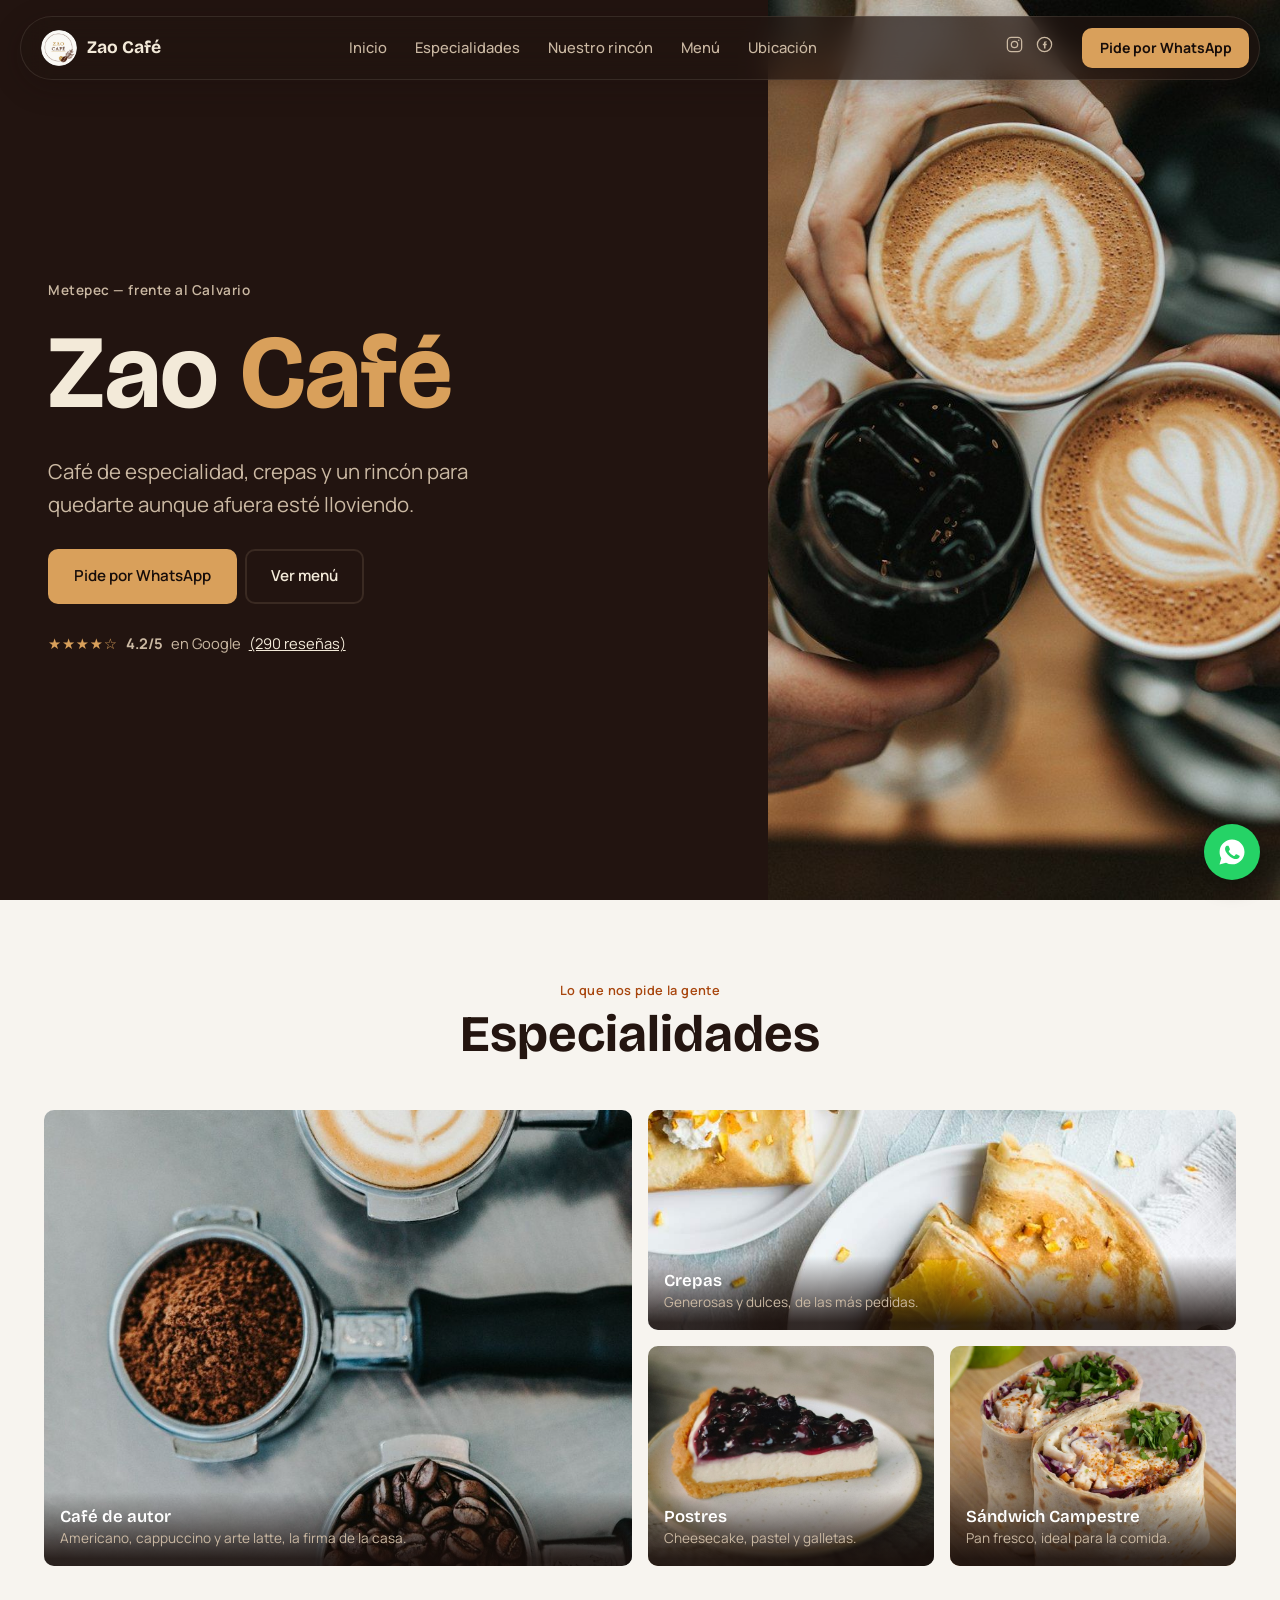
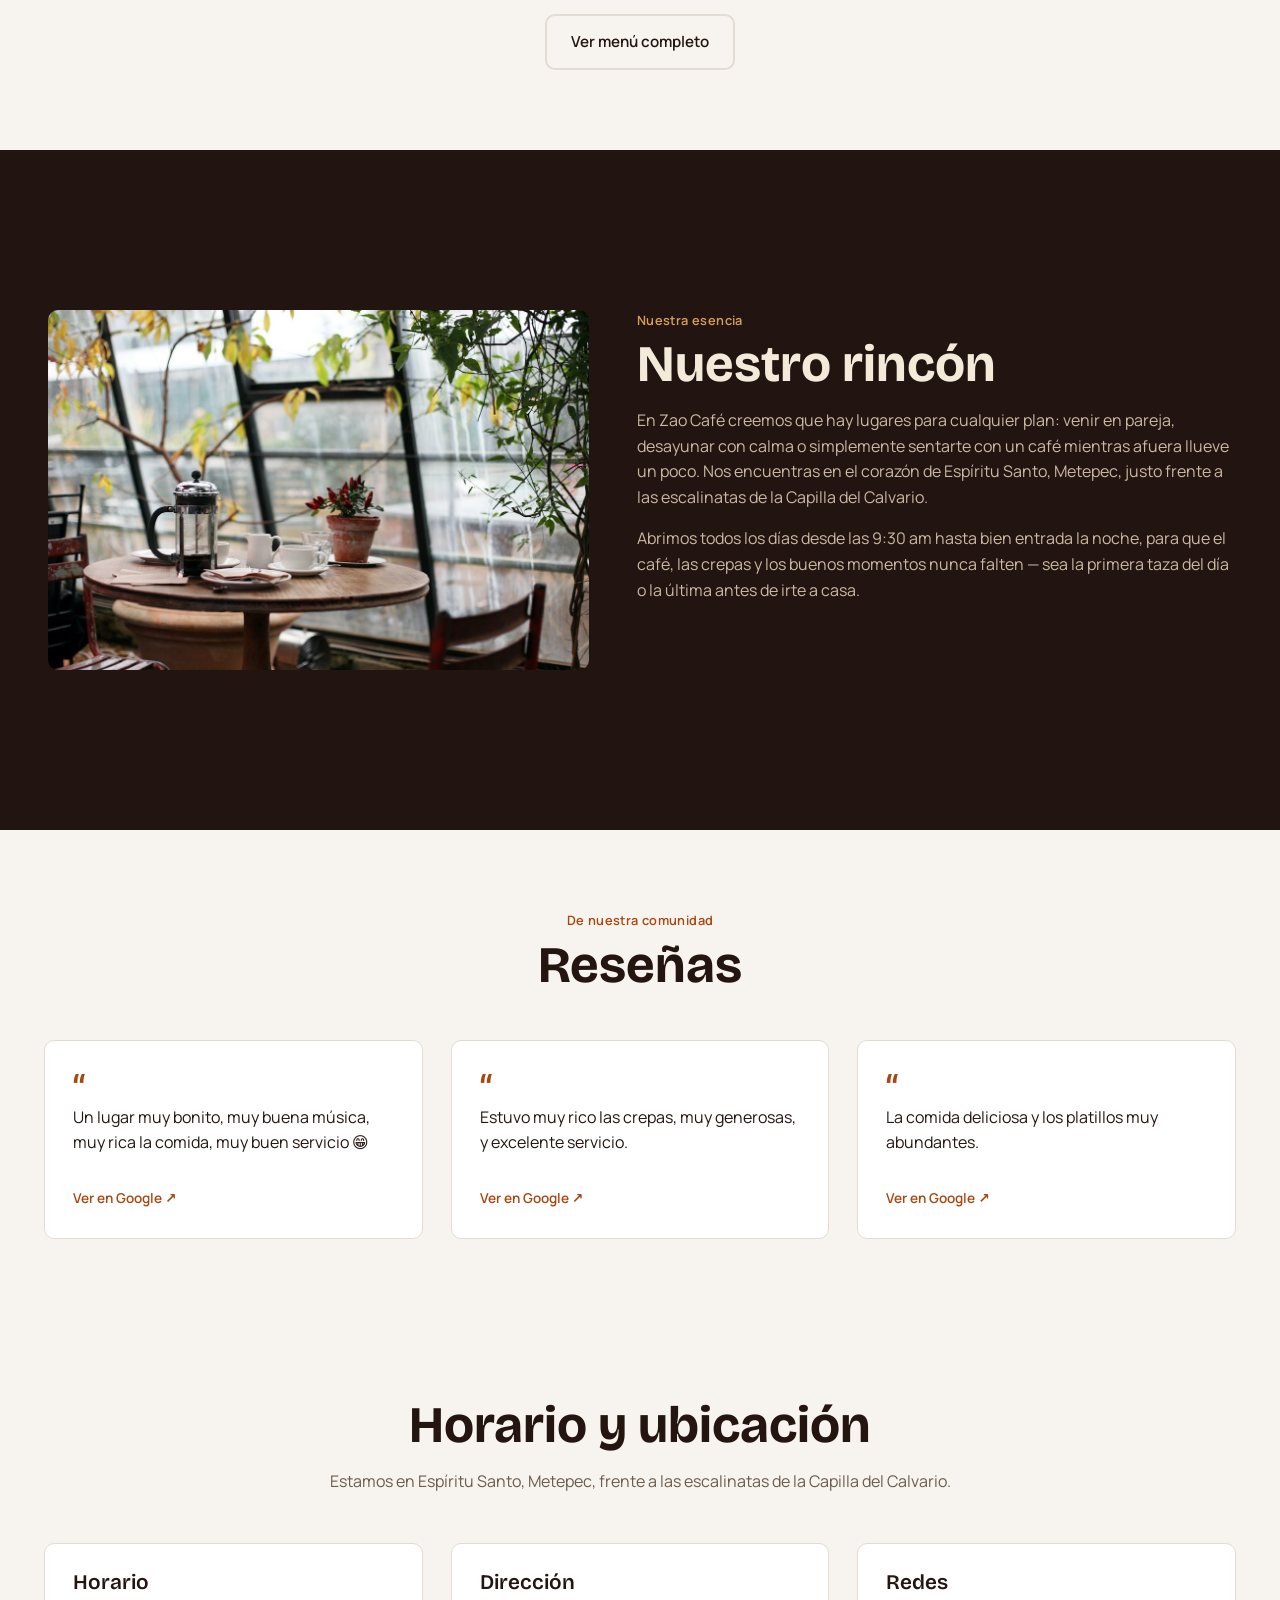
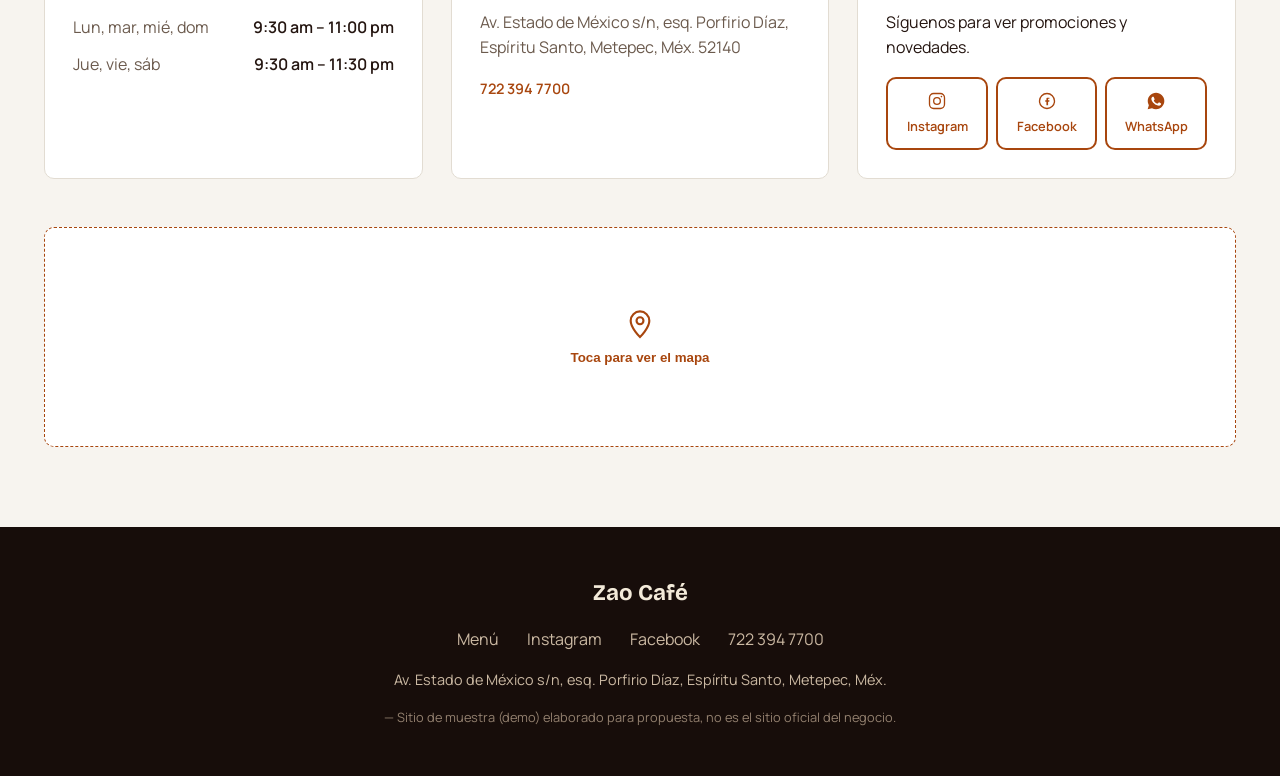
<file: index.html>
<!DOCTYPE html>
<html lang="es-MX">
<head>
  <meta charset="UTF-8">
  <meta name="viewport" content="width=device-width, initial-scale=1.0">
  <title>Zao Café — Cafetería en Metepec</title>
  <meta name="description" content="Zao Café: café de especialidad, crepas y postres frente a las escalinatas del Calvario, en Metepec. Abrimos todos los días desde las 9:30 am. Pide por WhatsApp.">

  <link rel="canonical" href="https://zao-cafe.pages.dev/">

  <meta property="og:type" content="website">
  <meta property="og:site_name" content="Zao Café">
  <meta property="og:title" content="Zao Café — Cafetería en Metepec">
  <meta property="og:description" content="Café de especialidad, crepas y postres frente a las escalinatas del Calvario, en Metepec. Abrimos todos los días desde las 9:30 am.">
  <meta property="og:url" content="https://zao-cafe.pages.dev/">
  <meta property="og:image" content="https://zao-cafe.pages.dev/images/og-image.jpg">
  <meta property="og:image:secure_url" content="https://zao-cafe.pages.dev/images/og-image.jpg">
  <meta property="og:image:type" content="image/jpeg">
  <meta property="og:image:width" content="1200">
  <meta property="og:image:height" content="630">
  <meta property="og:locale" content="es_MX">

  <meta name="twitter:card" content="summary_large_image">
  <meta name="twitter:title" content="Zao Café — Cafetería en Metepec">
  <meta name="twitter:description" content="Café de especialidad, crepas y postres frente a las escalinatas del Calvario, en Metepec.">
  <meta name="twitter:image" content="https://zao-cafe.pages.dev/images/og-image.jpg">

  <link rel="icon" type="image/png" href="images/logo.png">
  <link rel="preconnect" href="https://fonts.googleapis.com">
  <link rel="preconnect" href="https://fonts.gstatic.com" crossorigin>
  <link href="https://fonts.googleapis.com/css2?family=Bricolage+Grotesque:opsz,wght@12..96,400..800&family=Manrope:wght@400;500;600;700;800&display=swap" rel="stylesheet">
  <link rel="stylesheet" href="style.css">

  <script type="application/ld+json">
  {
    "@context": "https://schema.org",
    "@type": "CafeOrCoffeeShop",
    "name": "Zao Café",
    "image": "https://zao-cafe.pages.dev/images/og-image.jpg",
    "url": "https://zao-cafe.pages.dev/",
    "menu": "https://zao-cafe.pages.dev/menu.html",
    "address": {
      "@type": "PostalAddress",
      "streetAddress": "Av. Estado de México s/n, esq. Porfirio Díaz, Espíritu Santo",
      "addressLocality": "Metepec",
      "addressRegion": "Estado de México",
      "postalCode": "52140",
      "addressCountry": "MX"
    },
    "telephone": "+52 722 394 7700",
    "servesCuisine": ["Café de especialidad", "Crepas", "Desayunos", "Postres"],
    "openingHoursSpecification": [
      {
        "@type": "OpeningHoursSpecification",
        "dayOfWeek": ["Monday", "Tuesday", "Wednesday", "Sunday"],
        "opens": "09:30",
        "closes": "23:00"
      },
      {
        "@type": "OpeningHoursSpecification",
        "dayOfWeek": ["Thursday", "Friday", "Saturday"],
        "opens": "09:30",
        "closes": "23:30"
      }
    ],
    "sameAs": [
      "https://www.instagram.com/zaocafe/",
      "https://www.facebook.com/zaocafeteria/"
    ],
    "geo": {
      "@type": "GeoCoordinates",
      "latitude": 19.2511988,
      "longitude": -99.6049999
    },
    "aggregateRating": {
      "@type": "AggregateRating",
      "ratingValue": "4.2",
      "reviewCount": "290"
    }
  }
  </script>
</head>
<body>

  <a class="skip-link" href="#top">Saltar al contenido principal</a>

  <!-- ============ HEADER (barra fija de ancho completo, sin cápsula) ============ -->
  <header class="site-header" id="site-header">
    <div class="header-inner">
      <a href="#top" class="logo">
        <img src="images/logo.png" alt="Zao Café" width="36" height="36" class="logo-mark">
        Zao Café
      </a>

      <nav class="main-nav" id="main-nav" aria-label="Navegación principal">
        <ul>
          <li><a href="#top">Inicio</a></li>
          <li><a href="#especialidades">Especialidades</a></li>
          <li><a href="#rincon">Nuestro rincón</a></li>
          <li><a href="menu.html">Menú</a></li>
          <li><a href="#ubicacion">Ubicación</a></li>
        </ul>
      </nav>

      <nav class="header-social" aria-label="Redes sociales">
        <a href="https://www.instagram.com/zaocafe/" target="_blank" rel="noopener" aria-label="Instagram">
          <svg viewBox="0 0 24 24" fill="none" stroke="currentColor" stroke-width="1.6" aria-hidden="true"><rect x="3" y="3" width="18" height="18" rx="5"/><circle cx="12" cy="12" r="4"/><circle cx="17.3" cy="6.7" r="1" fill="currentColor" stroke="none"/></svg>
        </a>
        <a href="https://www.facebook.com/zaocafeteria/" target="_blank" rel="noopener" aria-label="Facebook">
          <svg viewBox="0 0 24 24" fill="none" stroke="currentColor" stroke-width="1.6" aria-hidden="true"><circle cx="12" cy="12" r="9"/><path d="M13.8 8.2h-1.3c-.7 0-1.2.5-1.2 1.2v1.6H9.9v2h1.4V17h2v-4h1.4l.2-2h-1.6V9.7c0-.3.2-.5.5-.5h1.1V8.2z" fill="currentColor" stroke="none"/></svg>
        </a>
      </nav>

      <div class="header-actions">
        <a class="btn-menu-cta" href="https://wa.me/527223947700?text=Hola%2C%20quisiera%20hacer%20una%20reservaci%C3%B3n%20en%20Zao%20Caf%C3%A9" target="_blank" rel="noopener">Pide por WhatsApp</a>
      </div>

      <button class="nav-toggle" id="nav-toggle" aria-label="Abrir menú de navegación" aria-expanded="false" aria-controls="main-nav">
        <span></span><span></span><span></span>
      </button>
    </div>
  </header>

  <main id="top">

    <!-- ============ HERO (split 60/40, panel sólido + foto a sangre) ============ -->
    <section class="hero" id="hero">
      <div class="hero-panel">
        <span class="hero-eyebrow">Metepec — frente al Calvario</span>
        <h1>Zao <span class="word-gold">Café</span></h1>
        <p class="hero-tagline">Café de especialidad, crepas y un rincón para quedarte aunque afuera esté lloviendo.</p>
        <div class="hero-actions">
          <a class="btn btn-primary" href="https://wa.me/527223947700?text=Hola%2C%20quisiera%20hacer%20una%20reservaci%C3%B3n%20en%20Zao%20Caf%C3%A9" target="_blank" rel="noopener noreferrer">Pide por WhatsApp</a>
          <a class="btn btn-secondary" href="menu.html">Ver menú</a>
        </div>
        <p class="hero-rating">
          <span aria-hidden="true">★★★★☆</span>
          <strong>4.2/5</strong> en Google
          <a href="https://www.google.com/maps/place/ZAO+Caf%C3%A9/@19.2511988,-99.6049999,17z/data=!4m8!3m7!1s0x85cd8bd676ea1515:0xff20fd70d9b6bce3!8m2!3d19.2511988!4d-99.6049999!9m1!1b1!16s%2Fg%2F11spym8tvf" target="_blank" rel="noopener">(290 reseñas)</a>
        </p>
      </div>
      <div class="hero-photo">
        <!-- FOTO PLACEHOLDER: stock (Unsplash), estilo similar al de la cafetería — reemplazar por foto real del local cuando esté disponible -->
        <img src="images/hero-cafe.jpg" alt="Amigos brindando con tazas de café con arte latte" width="1600" height="1067" fetchpriority="high">
      </div>
    </section>

    <!-- ============ ESPECIALIDADES (mosaico asimétrico, primero) ============ -->
    <section id="especialidades" class="especialidades">
      <span class="eyebrow eyebrow-center">Lo que nos pide la gente</span>
      <h2>Especialidades</h2>

      <div class="mosaico" data-reveal-group>
        <a class="mosaico-item mosaico-grande" href="menu.html#bebidas">
          <!-- FOTO PLACEHOLDER: stock (Unsplash), café con arte latte — reemplazar por foto real -->
          <img src="images/especialidad-latte.jpg" alt="Taza de café con arte latte en forma de corazón" width="900" height="600" loading="lazy">
          <div class="mosaico-caption">
            <h3>Café de autor</h3>
            <p>Americano, cappuccino y arte latte, la firma de la casa.</p>
          </div>
        </a>

        <a class="mosaico-item" href="menu.html#brunch">
          <!-- FOTO PLACEHOLDER: stock (Unsplash), crepas dulces — reemplazar por foto real -->
          <img src="images/especialidad-crepas.jpg" alt="Crepas dulces servidas con fruta fresca" width="900" height="1350" loading="lazy">
          <div class="mosaico-caption">
            <h3>Crepas</h3>
            <p>Generosas y dulces, de las más pedidas.</p>
          </div>
        </a>

        <a class="mosaico-item" href="menu.html#postres">
          <!-- FOTO PLACEHOLDER: stock (Unsplash), rebanada de cheesecake — reemplazar por foto real -->
          <img src="images/especialidad-postre.jpg" alt="Rebanada de cheesecake con mermelada de zarzamora" width="900" height="600" loading="lazy">
          <div class="mosaico-caption">
            <h3>Postres</h3>
            <p>Cheesecake, pastel y galletas.</p>
          </div>
        </a>

        <a class="mosaico-item" href="menu.html#salado">
          <!-- FOTO PLACEHOLDER: stock (Unsplash), sándwich — reemplazar por foto real del Sándwich Campestre -->
          <img src="images/especialidad-sandwich.jpg" alt="Sándwich relleno con vegetales frescos" width="900" height="1125" loading="lazy">
          <div class="mosaico-caption">
            <h3>Sándwich Campestre</h3>
            <p>Pan fresco, ideal para la comida.</p>
          </div>
        </a>
      </div>

      <div class="menu-acceso">
        <a class="btn btn-outline-light" href="menu.html">Ver menú completo</a>
      </div>
    </section>

    <!-- ============ NUESTRO RINCÓN (banda oscura) ============ -->
    <section id="rincon" class="rincon">
      <div class="rincon-grid reveal">
        <div class="rincon-photo">
          <!-- FOTO PLACEHOLDER: stock (Unsplash), mesa junto a ventana — reemplazar por foto real del interior de Zao Café -->
          <img src="images/rincon-interior.jpg" alt="Mesa junto a una ventana con plantas, ambiente cálido de cafetería" width="1100" height="733" loading="lazy">
        </div>
        <div class="rincon-text">
          <span class="eyebrow">Nuestra esencia</span>
          <h2>Nuestro rincón</h2>
          <p>
            En Zao Café creemos que hay lugares para cualquier plan: venir en pareja, desayunar con calma
            o simplemente sentarte con un café mientras afuera llueve un poco. Nos encuentras en el corazón
            de Espíritu Santo, Metepec, justo frente a las escalinatas de la Capilla del Calvario.
          </p>
          <p>
            Abrimos todos los días desde las 9:30 am hasta bien entrada la noche, para que el café, las
            crepas y los buenos momentos nunca falten — sea la primera taza del día o la última antes de irte a casa.
          </p>
        </div>
      </div>
    </section>

    <!-- ============ RESEÑAS ============ -->
    <section class="testimonios">
      <span class="eyebrow eyebrow-center">De nuestra comunidad</span>
      <h2>Reseñas</h2>
      <div class="testimonios-grid" data-reveal-group>
        <blockquote>
          <p>Un lugar muy bonito, muy buena música, muy rica la comida, muy buen servicio 😁</p>
          <a class="testimonio-link" href="https://www.google.com/maps/place/ZAO+Caf%C3%A9/@19.2511988,-99.6049999,17z/data=!4m8!3m7!1s0x85cd8bd676ea1515:0xff20fd70d9b6bce3!8m2!3d19.2511988!4d-99.6049999!9m1!1b1!16s%2Fg%2F11spym8tvf" target="_blank" rel="noopener">Ver en Google ↗</a>
        </blockquote>
        <blockquote>
          <p>Estuvo muy rico las crepas, muy generosas, y excelente servicio.</p>
          <a class="testimonio-link" href="https://www.google.com/maps/place/ZAO+Caf%C3%A9/@19.2511988,-99.6049999,17z/data=!4m8!3m7!1s0x85cd8bd676ea1515:0xff20fd70d9b6bce3!8m2!3d19.2511988!4d-99.6049999!9m1!1b1!16s%2Fg%2F11spym8tvf" target="_blank" rel="noopener">Ver en Google ↗</a>
        </blockquote>
        <blockquote>
          <p>La comida deliciosa y los platillos muy abundantes.</p>
          <a class="testimonio-link" href="https://www.google.com/maps/place/ZAO+Caf%C3%A9/@19.2511988,-99.6049999,17z/data=!4m8!3m7!1s0x85cd8bd676ea1515:0xff20fd70d9b6bce3!8m2!3d19.2511988!4d-99.6049999!9m1!1b1!16s%2Fg%2F11spym8tvf" target="_blank" rel="noopener">Ver en Google ↗</a>
        </blockquote>
      </div>
    </section>

    <!-- ============ HORARIO / UBICACIÓN ============ -->
    <section id="ubicacion" class="horario-ubicacion">
      <h2>Horario y ubicación</h2>
      <p class="location-intro">Estamos en Espíritu Santo, Metepec, frente a las escalinatas de la Capilla del Calvario.</p>

      <div class="location-grid" data-reveal-group>
        <div class="location-card">
          <h3>Horario</h3>
          <table class="schedule-table">
            <tr><td>Lun, mar, mié, dom</td><td>9:30 am – 11:00 pm</td></tr>
            <tr><td>Jue, vie, sáb</td><td>9:30 am – 11:30 pm</td></tr>
          </table>
        </div>

        <div class="location-card">
          <h3>Dirección</h3>
          <address>Av. Estado de México s/n, esq. Porfirio Díaz,<br>Espíritu Santo, Metepec, Méx. 52140</address>
          <p class="schedule-note"><a href="tel:+527223947700">722 394 7700</a></p>
        </div>

        <div class="location-card">
          <h3>Redes</h3>
          <p>Síguenos para ver promociones y novedades.</p>
          <div class="location-card-links">
            <a class="btn btn-outline" href="https://www.instagram.com/zaocafe/" target="_blank" rel="noopener">
              <svg viewBox="0 0 24 24" fill="none" stroke="currentColor" stroke-width="1.6" aria-hidden="true"><rect x="3" y="3" width="18" height="18" rx="5"/><circle cx="12" cy="12" r="4"/><circle cx="17.3" cy="6.7" r="1" fill="currentColor" stroke="none"/></svg>
              Instagram
            </a>
            <a class="btn btn-outline" href="https://www.facebook.com/zaocafeteria/" target="_blank" rel="noopener">
              <svg viewBox="0 0 24 24" fill="none" stroke="currentColor" stroke-width="1.6" aria-hidden="true"><circle cx="12" cy="12" r="9"/><path d="M13.8 8.2h-1.3c-.7 0-1.2.5-1.2 1.2v1.6H9.9v2h1.4V17h2v-4h1.4l.2-2h-1.6V9.7c0-.3.2-.5.5-.5h1.1V8.2z" fill="currentColor" stroke="none"/></svg>
              Facebook
            </a>
            <a class="btn btn-outline" href="https://wa.me/527223947700?text=Hola%2C%20me%20gustar%C3%ADa%20preguntar%20sobre%20Zao%20Caf%C3%A9" target="_blank" rel="noopener noreferrer">
              <svg viewBox="0 0 24 24" fill="currentColor" aria-hidden="true"><path d="M12.04 2c-5.5 0-9.96 4.46-9.96 9.96 0 1.76.46 3.48 1.34 5L2 22l5.2-1.36a9.9 9.9 0 0 0 4.84 1.23h.01c5.5 0 9.96-4.46 9.96-9.96C22 6.46 17.54 2 12.04 2Zm5.82 14.26c-.24.68-1.4 1.3-1.94 1.38-.5.08-1.12.11-1.8-.11-.42-.13-.95-.31-1.63-.6-2.87-1.24-4.74-4.14-4.88-4.33-.14-.19-1.17-1.55-1.17-2.96 0-1.4.74-2.09 1-2.38.26-.29.57-.36.76-.36.19 0 .38 0 .55.01.18.01.41-.07.64.49.24.58.81 2 .88 2.15.07.15.12.32.02.51-.1.19-.15.31-.29.48-.15.17-.31.38-.44.51-.15.15-.3.31-.13.6.17.29.76 1.25 1.63 2.02 1.12 1 2.06 1.31 2.35 1.46.29.15.46.13.63-.05.17-.19.72-.84.91-1.13.19-.29.38-.24.64-.14.26.1 1.65.78 1.94.92.29.14.48.21.55.33.07.12.07.68-.17 1.36Z"/></svg>
              WhatsApp
            </a>
          </div>
        </div>
      </div>

      <div class="location-map">
        <!-- Mapa bajo demanda: el iframe solo se crea al hacer click, para no sumar peso a la carga inicial -->
        <button type="button" class="location-map-load" data-map-src="https://www.google.com/maps?q=19.2511988,-99.6049999&output=embed&z=17" aria-label="Toca para ver el mapa de Zao Café">
          <svg viewBox="0 0 24 24" fill="none" stroke="currentColor" stroke-width="1.6" aria-hidden="true"><path d="M12 21s7-6.8 7-12.2A7 7 0 1 0 5 8.8C5 14.2 12 21 12 21Z"/><circle cx="12" cy="8.8" r="2.6"/></svg>
          <span>Toca para ver el mapa</span>
        </button>
      </div>
    </section>

  </main>

  <!-- ============ FOOTER ============ -->
  <footer class="site-footer">
    <div class="footer-inner">
      <p class="footer-brand">Zao Café</p>
      <nav class="footer-links" aria-label="Enlaces de contacto">
        <ul>
          <li><a href="menu.html">Menú</a></li>
          <li><a href="https://www.instagram.com/zaocafe/" target="_blank" rel="noopener">Instagram</a></li>
          <li><a href="https://www.facebook.com/zaocafeteria/" target="_blank" rel="noopener">Facebook</a></li>
          <li><a href="tel:+527223947700">722 394 7700</a></li>
        </ul>
      </nav>
      <p class="footer-address">Av. Estado de México s/n, esq. Porfirio Díaz, Espíritu Santo, Metepec, Méx.</p>
      <p class="footer-demo">— Sitio de muestra (demo) elaborado para propuesta, no es el sitio oficial del negocio.</p>
    </div>
  </footer>

  <a class="whatsapp-float" href="https://wa.me/527223947700?text=Hola%2C%20quisiera%20hacer%20una%20reservaci%C3%B3n%20en%20Zao%20Caf%C3%A9" target="_blank" rel="noopener noreferrer" aria-label="Pide por WhatsApp">
    <svg viewBox="0 0 24 24" fill="currentColor" aria-hidden="true"><path d="M12.04 2c-5.5 0-9.96 4.46-9.96 9.96 0 1.76.46 3.48 1.34 5L2 22l5.2-1.36a9.9 9.9 0 0 0 4.84 1.23h.01c5.5 0 9.96-4.46 9.96-9.96C22 6.46 17.54 2 12.04 2Zm5.82 14.26c-.24.68-1.4 1.3-1.94 1.38-.5.08-1.12.11-1.8-.11-.42-.13-.95-.31-1.63-.6-2.87-1.24-4.74-4.14-4.88-4.33-.14-.19-1.17-1.55-1.17-2.96 0-1.4.74-2.09 1-2.38.26-.29.57-.36.76-.36.19 0 .38 0 .55.01.18.01.41-.07.64.49.24.58.81 2 .88 2.15.07.15.12.32.02.51-.1.19-.15.31-.29.48-.15.17-.31.38-.44.51-.15.15-.3.31-.13.6.17.29.76 1.25 1.63 2.02 1.12 1 2.06 1.31 2.35 1.46.29.15.46.13.63-.05.17-.19.72-.84.91-1.13.19-.29.38-.24.64-.14.26.1 1.65.78 1.94.92.29.14.48.21.55.33.07.12.07.68-.17 1.36Z"/></svg>
  </a>

  <script src="script.js"></script>
</body>
</html>
</file>
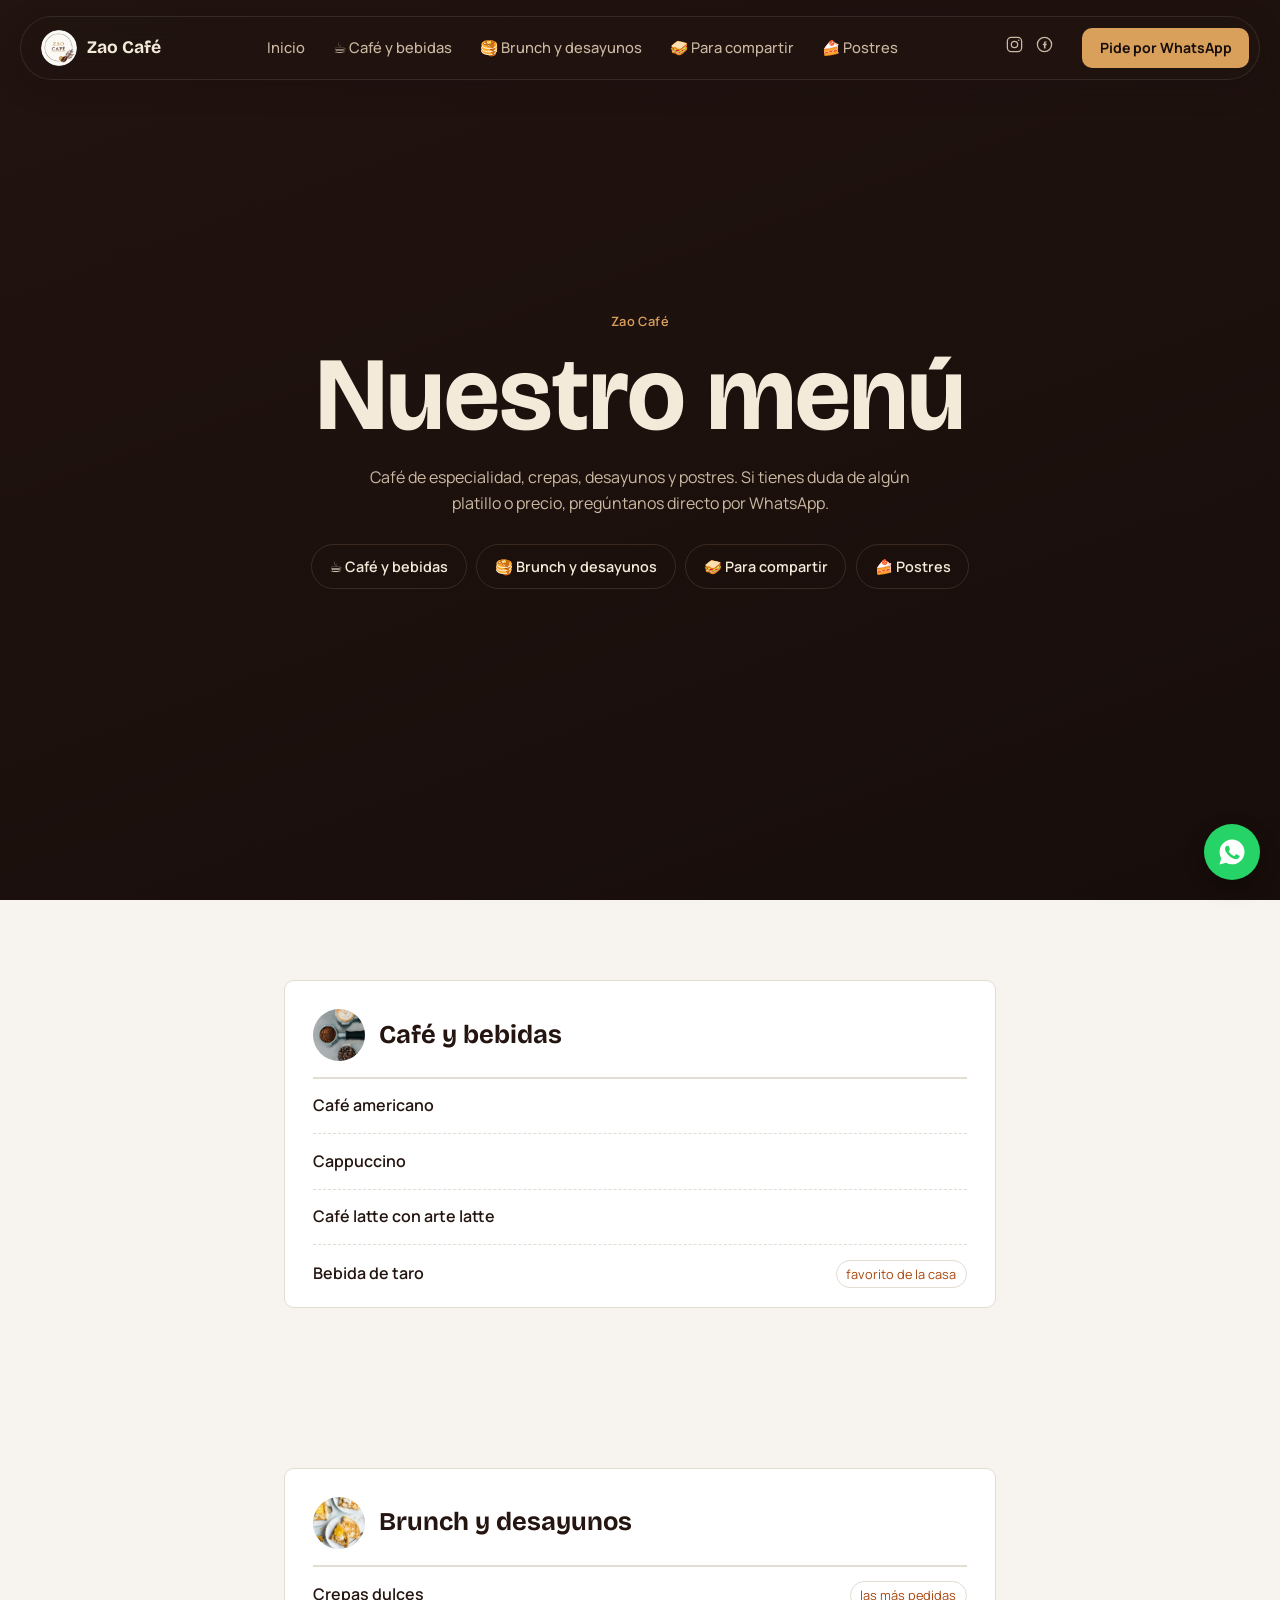
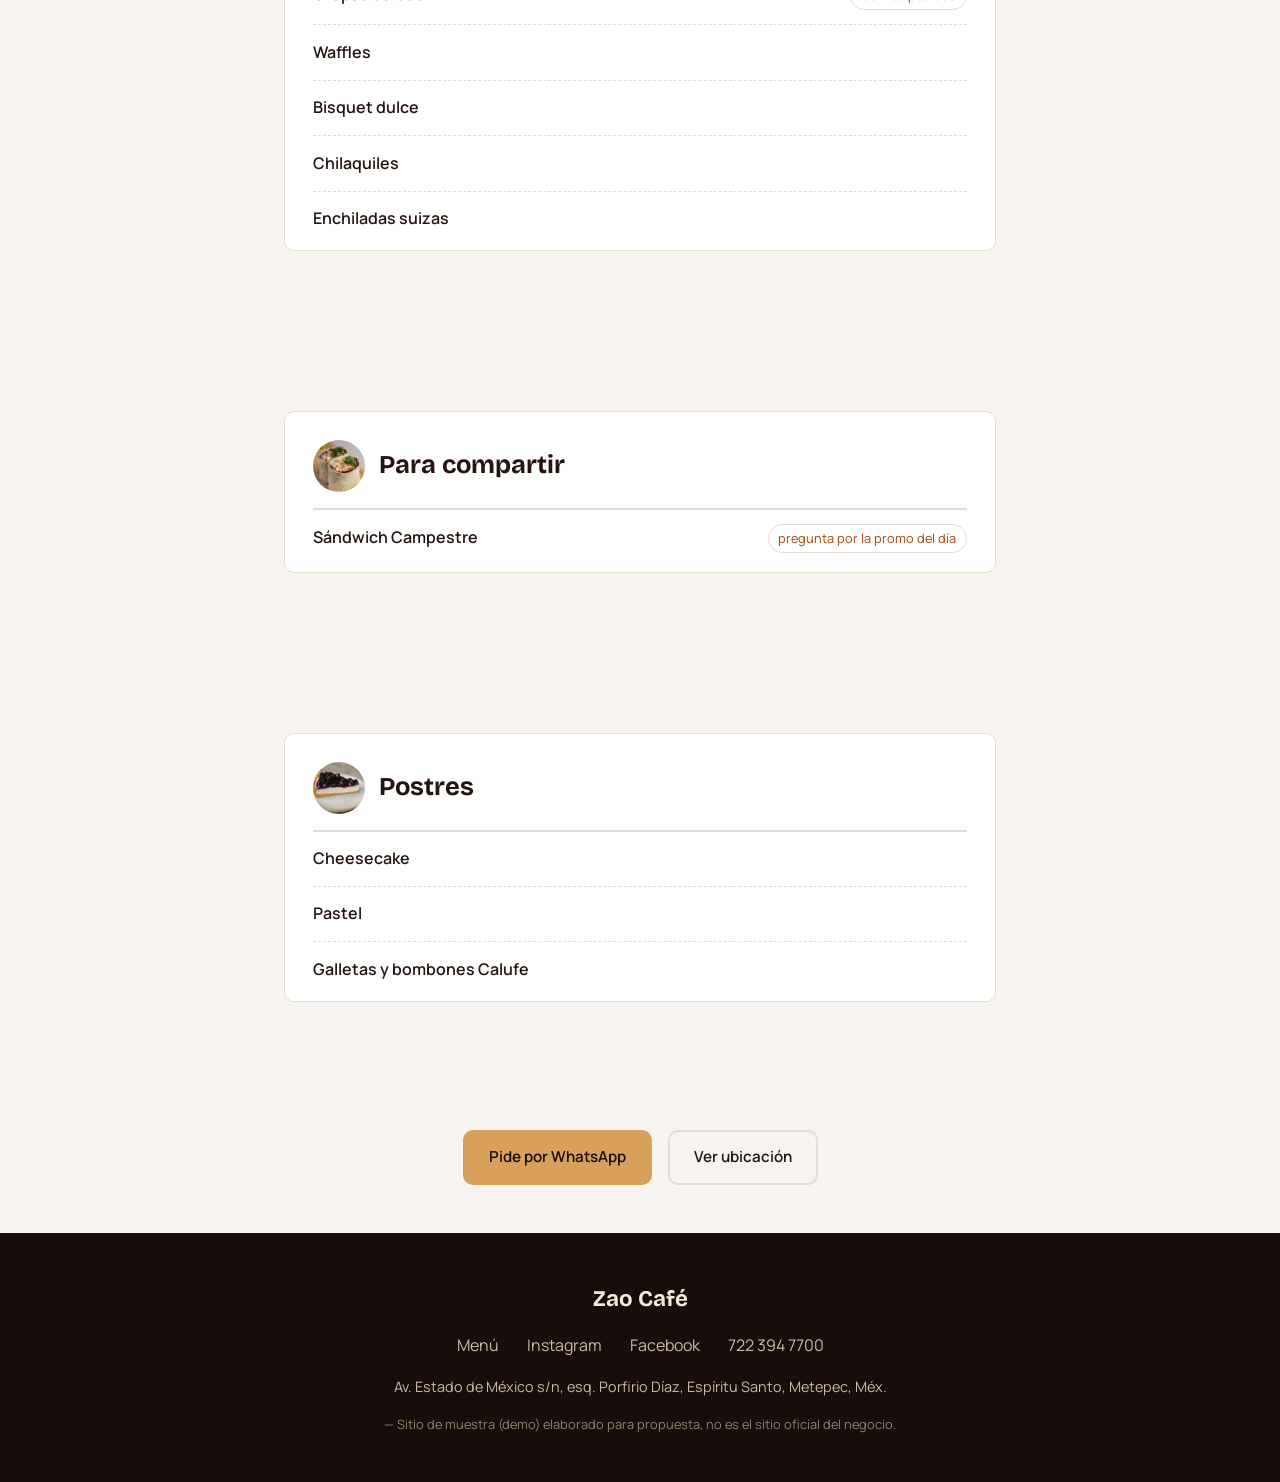
<file: menu.html>
<!DOCTYPE html>
<html lang="es-MX">
<head>
  <meta charset="UTF-8">
  <meta name="viewport" content="width=device-width, initial-scale=1.0">
  <title>Menú — Zao Café</title>
  <meta name="description" content="Menú de Zao Café en Metepec: café de especialidad, crepas, desayunos, postres y sándwiches. Pide por WhatsApp.">

  <link rel="canonical" href="https://zao-cafe.pages.dev/menu.html">

  <meta property="og:type" content="website">
  <meta property="og:site_name" content="Zao Café">
  <meta property="og:title" content="Menú — Zao Café">
  <meta property="og:description" content="Café de especialidad, crepas, desayunos, postres y sándwiches en Zao Café, Metepec.">
  <meta property="og:url" content="https://zao-cafe.pages.dev/menu.html">
  <meta property="og:image" content="https://zao-cafe.pages.dev/images/og-image.jpg">
  <meta property="og:image:width" content="1200">
  <meta property="og:image:height" content="630">
  <meta property="og:locale" content="es_MX">

  <meta name="twitter:card" content="summary_large_image">
  <meta name="twitter:title" content="Menú — Zao Café">
  <meta name="twitter:description" content="Café de especialidad, crepas, desayunos, postres y sándwiches en Zao Café, Metepec.">
  <meta name="twitter:image" content="https://zao-cafe.pages.dev/images/og-image.jpg">

  <link rel="icon" type="image/png" href="images/logo.png">
  <link rel="preconnect" href="https://fonts.googleapis.com">
  <link rel="preconnect" href="https://fonts.gstatic.com" crossorigin>
  <link href="https://fonts.googleapis.com/css2?family=Bricolage+Grotesque:opsz,wght@12..96,400..800&family=Manrope:wght@400;500;600;700;800&display=swap" rel="stylesheet">
  <link rel="stylesheet" href="style.css">
</head>
<body>

  <a class="skip-link" href="#top">Saltar al contenido principal</a>

  <!-- ============ HEADER ============ -->
  <header class="site-header" id="site-header">
    <div class="header-inner">
      <a href="index.html#top" class="logo">
        <img src="images/logo.png" alt="Zao Café" width="36" height="36" class="logo-mark">
        Zao Café
      </a>

      <nav class="main-nav" id="main-nav" aria-label="Navegación del menú">
        <ul>
          <li><a href="index.html#top">Inicio</a></li>
          <li><a href="#bebidas">☕ Café y bebidas</a></li>
          <li><a href="#brunch">🥞 Brunch y desayunos</a></li>
          <li><a href="#salado">🥪 Para compartir</a></li>
          <li><a href="#postres">🍰 Postres</a></li>
        </ul>
      </nav>

      <nav class="header-social" aria-label="Redes sociales">
        <a href="https://www.instagram.com/zaocafe/" target="_blank" rel="noopener" aria-label="Instagram">
          <svg viewBox="0 0 24 24" fill="none" stroke="currentColor" stroke-width="1.6" aria-hidden="true"><rect x="3" y="3" width="18" height="18" rx="5"/><circle cx="12" cy="12" r="4"/><circle cx="17.3" cy="6.7" r="1" fill="currentColor" stroke="none"/></svg>
        </a>
        <a href="https://www.facebook.com/zaocafeteria/" target="_blank" rel="noopener" aria-label="Facebook">
          <svg viewBox="0 0 24 24" fill="none" stroke="currentColor" stroke-width="1.6" aria-hidden="true"><circle cx="12" cy="12" r="9"/><path d="M13.8 8.2h-1.3c-.7 0-1.2.5-1.2 1.2v1.6H9.9v2h1.4V17h2v-4h1.4l.2-2h-1.6V9.7c0-.3.2-.5.5-.5h1.1V8.2z" fill="currentColor" stroke="none"/></svg>
        </a>
      </nav>

      <div class="header-actions">
        <a class="btn-menu-cta" href="https://wa.me/527223947700?text=Hola%2C%20quisiera%20hacer%20un%20pedido%20del%20men%C3%BA%20de%20Zao%20Caf%C3%A9" target="_blank" rel="noopener">Pide por WhatsApp</a>
      </div>

      <button class="nav-toggle" id="nav-toggle" aria-label="Abrir menú de navegación" aria-expanded="false" aria-controls="main-nav">
        <span></span><span></span><span></span>
      </button>
    </div>
  </header>

  <main id="top" class="menu-page">
    <section class="menu-hero">
      <span class="eyebrow">Zao Café</span>
      <h1>Nuestro menú</h1>
      <p>Café de especialidad, crepas, desayunos y postres. Si tienes duda de algún platillo o precio, pregúntanos directo por WhatsApp.</p>
      <!-- PENDIENTE: lista de precios completa y oficial — confirmar con el negocio, no está publicada de forma consistente en Instagram/Facebook -->
      <nav class="menu-categorias-nav" aria-label="Categorías del menú">
        <a href="#bebidas">☕ Café y bebidas</a>
        <a href="#brunch">🥞 Brunch y desayunos</a>
        <a href="#salado">🥪 Para compartir</a>
        <a href="#postres">🍰 Postres</a>
      </nav>
    </section>

    <section id="bebidas" class="menu-section">
      <div class="menu-section-inner reveal">
        <div class="menu-section-heading">
          <img src="images/especialidad-latte.jpg" alt="" width="52" height="52" loading="lazy">
          <h2>Café y bebidas</h2>
        </div>
        <ul class="menu-list">
          <li><span class="menu-item-name">Café americano</span></li>
          <li><span class="menu-item-name">Cappuccino</span></li>
          <li><span class="menu-item-name">Café latte con arte latte</span></li>
          <li><span class="menu-item-name">Bebida de taro</span> <span class="menu-item-tag">favorito de la casa</span></li>
        </ul>
      </div>
    </section>

    <section id="brunch" class="menu-section">
      <div class="menu-section-inner reveal">
        <div class="menu-section-heading">
          <img src="images/especialidad-crepas.jpg" alt="" width="52" height="52" loading="lazy">
          <h2>Brunch y desayunos</h2>
        </div>
        <ul class="menu-list">
          <li><span class="menu-item-name">Crepas dulces</span> <span class="menu-item-tag">las más pedidas</span></li>
          <li><span class="menu-item-name">Waffles</span></li>
          <li><span class="menu-item-name">Bisquet dulce</span></li>
          <li><span class="menu-item-name">Chilaquiles</span></li>
          <li><span class="menu-item-name">Enchiladas suizas</span></li>
        </ul>
      </div>
    </section>

    <section id="salado" class="menu-section">
      <div class="menu-section-inner reveal">
        <div class="menu-section-heading">
          <img src="images/especialidad-sandwich.jpg" alt="" width="52" height="52" loading="lazy">
          <h2>Para compartir</h2>
        </div>
        <ul class="menu-list">
          <li><span class="menu-item-name">Sándwich Campestre</span> <span class="menu-item-tag">pregunta por la promo del día</span></li>
        </ul>
      </div>
    </section>

    <section id="postres" class="menu-section">
      <div class="menu-section-inner reveal">
        <div class="menu-section-heading">
          <img src="images/especialidad-postre.jpg" alt="" width="52" height="52" loading="lazy">
          <h2>Postres</h2>
        </div>
        <ul class="menu-list">
          <li><span class="menu-item-name">Cheesecake</span></li>
          <li><span class="menu-item-name">Pastel</span></li>
          <li><span class="menu-item-name">Galletas y bombones Calufe</span></li>
        </ul>
      </div>
    </section>

    <div class="menu-cta">
      <a class="btn btn-primary" href="https://wa.me/527223947700?text=Hola%2C%20quisiera%20hacer%20un%20pedido%20del%20men%C3%BA%20de%20Zao%20Caf%C3%A9" target="_blank" rel="noopener noreferrer">Pide por WhatsApp</a>
      <a class="btn btn-outline-light" href="index.html#ubicacion">Ver ubicación</a>
    </div>
  </main>

  <!-- ============ FOOTER ============ -->
  <footer class="site-footer">
    <div class="footer-inner">
      <p class="footer-brand">Zao Café</p>
      <nav class="footer-links" aria-label="Enlaces de contacto">
        <ul>
          <li><a href="menu.html">Menú</a></li>
          <li><a href="https://www.instagram.com/zaocafe/" target="_blank" rel="noopener">Instagram</a></li>
          <li><a href="https://www.facebook.com/zaocafeteria/" target="_blank" rel="noopener">Facebook</a></li>
          <li><a href="tel:+527223947700">722 394 7700</a></li>
        </ul>
      </nav>
      <p class="footer-address">Av. Estado de México s/n, esq. Porfirio Díaz, Espíritu Santo, Metepec, Méx.</p>
      <p class="footer-demo">— Sitio de muestra (demo) elaborado para propuesta, no es el sitio oficial del negocio.</p>
    </div>
  </footer>

  <a class="whatsapp-float" href="https://wa.me/527223947700?text=Hola%2C%20quisiera%20hacer%20un%20pedido%20del%20men%C3%BA%20de%20Zao%20Caf%C3%A9" target="_blank" rel="noopener noreferrer" aria-label="Pide por WhatsApp">
    <svg viewBox="0 0 24 24" fill="currentColor" aria-hidden="true"><path d="M12.04 2c-5.5 0-9.96 4.46-9.96 9.96 0 1.76.46 3.48 1.34 5L2 22l5.2-1.36a9.9 9.9 0 0 0 4.84 1.23h.01c5.5 0 9.96-4.46 9.96-9.96C22 6.46 17.54 2 12.04 2Zm5.82 14.26c-.24.68-1.4 1.3-1.94 1.38-.5.08-1.12.11-1.8-.11-.42-.13-.95-.31-1.63-.6-2.87-1.24-4.74-4.14-4.88-4.33-.14-.19-1.17-1.55-1.17-2.96 0-1.4.74-2.09 1-2.38.26-.29.57-.36.76-.36.19 0 .38 0 .55.01.18.01.41-.07.64.49.24.58.81 2 .88 2.15.07.15.12.32.02.51-.1.19-.15.31-.29.48-.15.17-.31.38-.44.51-.15.15-.3.31-.13.6.17.29.76 1.25 1.63 2.02 1.12 1 2.06 1.31 2.35 1.46.29.15.46.13.63-.05.17-.19.72-.84.91-1.13.19-.29.38-.24.64-.14.26.1 1.65.78 1.94.92.29.14.48.21.55.33.07.12.07.68-.17 1.36Z"/></svg>
  </a>

  <script src="script.js"></script>
</body>
</html>
</file>
<file: style.css>
/* ============ TOKENS ============ */
:root {
  --color-espresso: #221410;
  --color-espresso-deep: #170d0a;
  --color-cream-white: #f7f4ef;
  --color-white: #ffffff;
  --color-text-on-dark: #f3ead9;
  --color-text-on-dark-soft: #cbb9a3;
  --color-text-on-light: #241510;
  --color-text-on-light-soft: #6b5a4d;
  --color-border-dark: #3a2a22;
  --color-border-light: #e2dcd2;

  --color-gold: #d9a05b;      /* acento cálido — reemplaza el amarillo neón inicial */
  --color-accent: #a8460e;   /* botones/links sobre fondo claro, pasa AA */

  --font-display: "Bricolage Grotesque", system-ui, sans-serif;
  --font-body: "Manrope", system-ui, sans-serif;

  --space-xs: 0.5rem;
  --space-sm: 1rem;
  --space-md: 1.75rem;
  --space-lg: 3rem;
  --space-xl: 5rem;

  --content-max: 1240px;
  --radius: 10px;
  --transition: 0.25s ease;
  --header-height: 64px;
  --header-gap: 1rem;
  --header-clearance: calc(var(--header-height) + var(--header-gap) * 2 + 0.5rem);
}

* { box-sizing: border-box; }

body {
  margin: 0;
  background: var(--color-cream-white);
  color: var(--color-text-on-light);
  font-family: var(--font-body);
  line-height: 1.6;
  -webkit-font-smoothing: antialiased;
}

img { max-width: 100%; display: block; }

h1, h2, h3 {
  font-family: var(--font-display);
  font-weight: 700;
  line-height: 1.05;
  margin: 0 0 var(--space-sm);
  text-wrap: balance;
}
h1 { font-size: clamp(3.2rem, 9vw, 6.5rem); }
h2 { font-size: clamp(2.2rem, 5vw, 3.2rem); text-align: center; }
h3 { font-size: 1.3rem; font-weight: 600; }

p { margin: 0 0 var(--space-sm); }
a { color: inherit; text-decoration: none; }

:focus-visible { outline: 3px solid var(--color-accent); outline-offset: 3px; }

.skip-link {
  position: absolute;
  top: -100%;
  left: 1rem;
  z-index: 200;
  background: var(--color-accent);
  color: var(--color-white);
  padding: 0.75rem 1.25rem;
  border-radius: var(--radius);
  transition: top var(--transition);
}
.skip-link:focus { top: 1rem; }

.eyebrow {
  display: block;
  font-size: 0.8rem;
  font-weight: 600;
  letter-spacing: 0.03em;
  color: var(--color-accent);
  margin-bottom: var(--space-xs);
}
.eyebrow-center { text-align: center; }

/* Jugada firma: "Café" en dorado cálido sobre el panel espresso, sin glow */
.word-gold { color: var(--color-gold); }

/* ============ BOTONES ============ */
.btn {
  display: inline-flex;
  align-items: center;
  justify-content: center;
  gap: 0.4rem;
  padding: 0.85rem 1.5rem;
  border-radius: var(--radius);
  font-weight: 600;
  font-size: 0.95rem;
  min-height: 44px;
  border: 2px solid transparent;
  transition: transform var(--transition), background var(--transition), box-shadow var(--transition);
  touch-action: manipulation;
}
.btn-primary { background: var(--color-gold); color: var(--color-espresso-deep); }
.btn-primary:hover { transform: translateY(-2px); box-shadow: 0 8px 20px rgba(217, 160, 91, 0.35); }
.btn-secondary { background: transparent; color: var(--color-text-on-dark); border-color: var(--color-border-dark); }
.btn-secondary:hover { border-color: var(--color-text-on-dark); }
.btn-outline { background: transparent; color: var(--color-accent); border-color: var(--color-accent); }
.btn-outline:hover { background: var(--color-accent); color: var(--color-white); }
.btn-outline-light { background: transparent; color: var(--color-text-on-light); border-color: var(--color-border-light); }
.btn-outline-light:hover { border-color: var(--color-accent); color: var(--color-accent); }

@media (prefers-reduced-motion: reduce) {
  *, *::before, *::after { transition: none !important; animation: none !important; }
}

/* ============ HEADER (pastilla flotante translúcida) ============ */
.site-header {
  position: fixed;
  top: var(--header-gap);
  left: 50%;
  transform: translateX(-50%);
  width: calc(100% - 2rem);
  max-width: var(--content-max);
  z-index: 100;
  height: var(--header-height);
  background: rgba(34, 20, 16, 0.7);
  backdrop-filter: blur(14px);
  -webkit-backdrop-filter: blur(14px);
  border: 1px solid rgba(243, 234, 217, 0.1);
  border-radius: 999px;
  box-shadow: 0 8px 28px rgba(23, 13, 10, 0.25);
}
.header-inner {
  height: 100%;
  display: flex;
  align-items: center;
  gap: var(--space-md);
  padding: 0 0.6rem 0 1.25rem;
}
.logo {
  display: flex;
  align-items: center;
  gap: 0.6rem;
  font-family: var(--font-display);
  font-weight: 700;
  font-size: 1.1rem;
  color: var(--color-text-on-dark);
  white-space: nowrap;
}
.logo-mark { border-radius: 50%; flex-shrink: 0; }

.main-nav { flex: 1; display: flex; justify-content: center; }
.main-nav ul { display: flex; gap: var(--space-md); list-style: none; margin: 0; padding: 0; }
.main-nav a { font-weight: 500; font-size: 0.92rem; color: var(--color-text-on-dark-soft); transition: color var(--transition); }
.main-nav a:hover { color: var(--color-gold); }

.header-social { display: flex; gap: 0.7rem; margin-left: auto; }
.header-social a { color: var(--color-text-on-dark-soft); transition: color var(--transition); }
.header-social a:hover { color: var(--color-gold); }
.header-social svg { width: 19px; height: 19px; }

.btn-menu-cta {
  background: var(--color-gold);
  color: var(--color-espresso-deep);
  padding: 0.55rem 1.1rem;
  border-radius: var(--radius);
  font-weight: 700;
  font-size: 0.88rem;
  white-space: nowrap;
  min-height: 40px;
  display: flex;
  align-items: center;
}

.nav-toggle {
  display: none;
  flex-direction: column;
  justify-content: center;
  gap: 5px;
  width: 44px;
  height: 44px;
  background: none;
  border: none;
  cursor: pointer;
  margin-left: auto;
  touch-action: manipulation;
}
.nav-toggle span { display: block; width: 22px; height: 2px; background: var(--color-text-on-dark); transition: transform var(--transition), opacity var(--transition); }
.nav-toggle[aria-expanded="true"] span:nth-child(1) { transform: translateY(7px) rotate(45deg); }
.nav-toggle[aria-expanded="true"] span:nth-child(2) { opacity: 0; }
.nav-toggle[aria-expanded="true"] span:nth-child(3) { transform: translateY(-7px) rotate(-45deg); }

/* ============ HERO (split 60/40) ============ */
.hero {
  min-height: 100vh;
  display: grid;
  grid-template-columns: 3fr 2fr;
  background: var(--color-espresso);
}
.hero-panel {
  padding: calc(var(--header-clearance) + var(--space-md)) var(--space-lg) var(--space-xl);
  display: flex;
  flex-direction: column;
  justify-content: center;
}
.hero-eyebrow { display: inline-block; font-size: 0.85rem; font-weight: 600; letter-spacing: 0.04em; color: var(--color-text-on-dark-soft); margin-bottom: var(--space-sm); }
.hero h1 { color: var(--color-text-on-dark); margin-bottom: var(--space-md); }
.hero-tagline { font-size: clamp(1.05rem, 1.6vw, 1.3rem); max-width: 38ch; color: var(--color-text-on-dark-soft); margin-bottom: var(--space-md); }
.hero-actions { display: flex; flex-wrap: wrap; gap: var(--space-xs); margin-bottom: var(--space-md); }
.hero-rating { display: flex; align-items: center; gap: 0.5rem; font-size: 0.92rem; color: var(--color-text-on-dark-soft); }
.hero-rating span[aria-hidden] { color: var(--color-gold); letter-spacing: 0.05em; }
.hero-rating a { text-decoration: underline; color: var(--color-text-on-dark); }
.hero-photo { position: relative; overflow: hidden; }
.hero-photo img { width: 100%; height: 100%; object-fit: cover; }

/* ============ SECCIONES GENERALES ============ */
main > section:not(.hero) {
  padding: var(--space-xl) 1.5rem;
}
.especialidades, .testimonios, .horario-ubicacion {
  max-width: var(--content-max);
  margin: 0 auto;
}

/* ============ ESPECIALIDADES (mosaico asimétrico) ============ */
.especialidades { background: var(--color-cream-white); }
.mosaico {
  display: grid;
  grid-template-columns: repeat(4, 1fr);
  grid-template-rows: repeat(2, 220px);
  gap: var(--space-sm);
  margin-top: var(--space-lg);
}
.mosaico-item {
  position: relative;
  overflow: hidden;
  border-radius: var(--radius);
  display: block;
}
.mosaico-grande { grid-column: span 2; grid-row: span 2; }
.mosaico-item:nth-child(2) { grid-column: span 2; grid-row: span 1; }
.mosaico-item:nth-child(3) { grid-column: span 1; grid-row: span 1; }
.mosaico-item:nth-child(4) { grid-column: span 1; grid-row: span 1; }
.mosaico-item img { width: 100%; height: 100%; object-fit: cover; transition: transform 0.4s ease; }
.mosaico-item:hover img { transform: scale(1.05); }
.mosaico-caption {
  position: absolute;
  inset: auto 0 0 0;
  padding: var(--space-sm);
  background: linear-gradient(180deg, transparent 0%, rgba(23,13,10,0.88) 90%);
  color: var(--color-text-on-dark);
}
.mosaico-caption h3 { color: var(--color-white); margin-bottom: 0.15rem; font-size: 1.05rem; }
.mosaico-caption p { color: var(--color-text-on-dark-soft); font-size: 0.85rem; margin: 0; }

.menu-acceso { text-align: center; margin-top: var(--space-lg); }

/* ============ NUESTRO RINCÓN (banda oscura) ============ */
.rincon { background: var(--color-espresso); padding: 0; }
.rincon-grid {
  max-width: var(--content-max);
  margin: 0 auto;
  display: grid;
  grid-template-columns: 1fr 1.1fr;
  align-items: stretch;
  gap: var(--space-lg);
  padding: var(--space-xl) 1.5rem;
}
.rincon-photo { min-height: 320px; }
.rincon-photo img { width: 100%; height: 100%; object-fit: cover; border-radius: var(--radius); }
.rincon-text .eyebrow { color: var(--color-gold); }
.rincon-text h2 { color: var(--color-text-on-dark); text-align: left; }
.rincon-text p { color: var(--color-text-on-dark-soft); }

/* ============ TESTIMONIOS ============ */
.testimonios-grid { display: grid; grid-template-columns: repeat(3, 1fr); gap: var(--space-md); margin-top: var(--space-lg); }
.testimonios blockquote {
  margin: 0;
  background: var(--color-white);
  border: 1px solid var(--color-border-light);
  border-radius: var(--radius);
  padding: var(--space-md);
  color: var(--color-text-on-light);
}
.testimonios blockquote::before {
  content: "“";
  font-family: var(--font-display);
  font-size: 2.6rem;
  color: var(--color-accent);
  line-height: 1;
  display: block;
  margin-bottom: -0.4rem;
}
.testimonio-link { display: inline-block; margin-top: var(--space-sm); font-size: 0.85rem; font-weight: 600; color: var(--color-accent); }
.testimonio-link:hover { text-decoration: underline; }

/* ============ HORARIO / UBICACIÓN ============ */
.location-intro { text-align: center; color: var(--color-text-on-light-soft); }
.location-grid { display: grid; grid-template-columns: repeat(3, 1fr); gap: var(--space-md); margin-top: var(--space-lg); }
.location-card { background: var(--color-white); border: 1px solid var(--color-border-light); border-radius: var(--radius); padding: var(--space-md); }
.schedule-table { width: 100%; border-collapse: collapse; }
.schedule-table td { padding: 0.35rem 0; color: var(--color-text-on-light-soft); }
.schedule-table td:last-child { text-align: right; font-weight: 600; color: var(--color-text-on-light); }
.schedule-note { margin-top: var(--space-sm); font-size: 0.9rem; }
.schedule-note a { color: var(--color-accent); font-weight: 600; }
.location-card address { font-style: normal; color: var(--color-text-on-light-soft); }
.location-card-links { display: grid; grid-template-columns: 1fr 1fr 1fr; gap: 0.5rem; margin-top: var(--space-sm); }
.location-card-links .btn { flex-direction: column; gap: 0.3rem; padding: 0.75rem 0.5rem; font-size: 0.8rem; }
.location-card-links svg { width: 20px; height: 20px; }

.location-map { margin-top: var(--space-lg); }
.location-map-load {
  width: 100%;
  min-height: 220px;
  display: flex;
  flex-direction: column;
  align-items: center;
  justify-content: center;
  gap: 0.6rem;
  background: var(--color-white);
  border: 1px dashed var(--color-accent);
  border-radius: var(--radius);
  color: var(--color-accent);
  font-weight: 600;
  cursor: pointer;
  touch-action: manipulation;
}
.location-map-load svg { width: 32px; height: 32px; }
.location-map iframe { width: 100%; border-radius: var(--radius); }

/* ============ FOOTER ============ */
.site-footer { background: var(--color-espresso-deep); color: var(--color-text-on-dark-soft); padding: var(--space-lg) 1.5rem; }
.footer-inner { max-width: var(--content-max); margin: 0 auto; text-align: center; }
.footer-brand { font-family: var(--font-display); font-weight: 700; font-size: 1.4rem; color: var(--color-text-on-dark); }
.footer-links ul { display: flex; justify-content: center; flex-wrap: wrap; gap: var(--space-md); list-style: none; padding: 0; margin: var(--space-sm) 0; }
.footer-links a { color: var(--color-text-on-dark-soft); transition: color var(--transition); }
.footer-links a:hover { color: var(--color-gold); }
.footer-address { font-size: 0.9rem; }
.footer-demo { font-size: 0.8rem; color: #93806f; margin-top: var(--space-sm); margin-bottom: 0; }

/* ============ WHATSAPP FLOTANTE ============ */
.whatsapp-float {
  position: fixed;
  bottom: 1.25rem;
  right: 1.25rem;
  width: 56px;
  height: 56px;
  border-radius: 50%;
  background: #25d366;
  color: var(--color-white);
  display: flex;
  align-items: center;
  justify-content: center;
  box-shadow: 0 8px 20px rgba(0,0,0,0.25);
  z-index: 90;
  transition: transform var(--transition);
  touch-action: manipulation;
}
.whatsapp-float:hover { transform: scale(1.08); }
.whatsapp-float svg { width: 30px; height: 30px; }

/* ============ PÁGINA DE MENÚ ============ */
/* Encabezado: café oscuro, ocupa toda la primera pantalla al abrir */
.menu-page { background: var(--color-cream-white); }
.menu-hero {
  min-height: 100vh;
  display: flex;
  flex-direction: column;
  justify-content: center;
  text-align: center;
  padding: var(--header-clearance) 1.5rem var(--space-lg);
  background-image: linear-gradient(160deg, var(--color-espresso) 0%, var(--color-espresso-deep) 100%);
}
.menu-hero h1 { color: var(--color-text-on-dark); }
.menu-hero p { max-width: 55ch; margin: 0 auto; color: var(--color-text-on-dark-soft); }
.menu-hero .eyebrow { color: var(--color-gold); text-align: center; }

/* Resto de la página: beige, como el resto del sitio */
.menu-section { max-width: 760px; margin: 0 auto; padding: var(--space-lg) 1.5rem 0; }
.menu-section-inner {
  background: var(--color-white);
  border: 1px solid var(--color-border-light);
  border-radius: var(--radius);
  padding: var(--space-md) var(--space-md) 0.25rem;
}
.menu-section-heading { display: flex; align-items: center; gap: 0.9rem; text-align: left; border-bottom: 2px solid var(--color-border-light); padding-bottom: var(--space-sm); margin-bottom: 0; }
.menu-section-heading img { width: 52px; height: 52px; border-radius: 50%; object-fit: cover; flex-shrink: 0; }
.menu-section-heading h2 { text-align: left; margin: 0; font-size: 1.6rem; }
.menu-list { list-style: none; margin: 0; padding: 0; }
.menu-list li { display: flex; flex-wrap: wrap; justify-content: space-between; align-items: baseline; gap: 0.4rem var(--space-sm); padding: 0.9rem 0; border-bottom: 1px dashed var(--color-border-light); }
.menu-list li:last-child { border-bottom: none; }
.menu-item-name { font-weight: 600; }
.menu-item-tag { font-size: 0.8rem; color: var(--color-accent); background: var(--color-white); border: 1px solid var(--color-border-light); padding: 0.2rem 0.6rem; border-radius: 999px; white-space: nowrap; }
.menu-cta { text-align: center; display: flex; justify-content: center; gap: var(--space-sm); flex-wrap: wrap; padding: var(--space-lg) 1.5rem; }

/* ============ SCROLL OFFSET (header flotante) ============ */
#top, #especialidades, #rincon, #ubicacion,
#bebidas, #brunch, #salado, #postres { scroll-margin-top: var(--header-clearance); }

/* ============ REVEAL AL HACER SCROLL ============ */
.reveal {
  opacity: 0;
  transform: translateY(24px);
  transition: opacity 0.6s ease, transform 0.6s ease;
}
.reveal.is-visible { opacity: 1; transform: translateY(0); }

/* ============ CATEGORÍAS DEL MENÚ (quick-nav) ============ */
.menu-categorias-nav {
  display: flex;
  flex-wrap: wrap;
  justify-content: center;
  gap: 0.6rem;
  margin-top: var(--space-md);
}
.menu-categorias-nav a {
  display: inline-flex;
  align-items: center;
  gap: 0.4rem;
  padding: 0.6rem 1.1rem;
  border-radius: 999px;
  border: 1px solid var(--color-border-dark);
  color: var(--color-text-on-dark);
  font-size: 0.9rem;
  font-weight: 600;
  transition: background var(--transition), border-color var(--transition);
}
.menu-categorias-nav a:hover { background: rgba(217, 160, 91, 0.15); border-color: var(--color-gold); }

/* ============ RESPONSIVE ============ */
@media (max-width: 900px) {
  .main-nav, .header-social, .btn-menu-cta { display: none; }
  .nav-toggle { display: flex; }

  .main-nav {
    display: block;
    position: fixed;
    top: var(--header-clearance);
    left: 1rem;
    right: 1rem;
    background: var(--color-espresso);
    border: 1px solid var(--color-border-dark);
    border-radius: var(--radius);
    padding: var(--space-sm) 1.5rem;
    opacity: 0;
    visibility: hidden;
    transform: translateY(-8px);
    transition: opacity var(--transition), transform var(--transition), visibility var(--transition);
  }
  .main-nav.is-open { opacity: 1; visibility: visible; transform: translateY(0); }
  .main-nav ul { flex-direction: column; gap: 0.25rem; }
  .main-nav a { display: flex; align-items: center; padding: 0.7rem 0; min-height: 44px; }

  .hero { grid-template-columns: 1fr; min-height: 0; }
  .hero-photo { min-height: 42vh; order: -1; margin-top: var(--header-clearance); }
  .hero-panel { padding: var(--space-lg) 1.5rem; }

  .rincon-grid { grid-template-columns: 1fr; }
  .rincon-text h2 { text-align: center; }

  .testimonios-grid { grid-template-columns: 1fr; }
  .location-grid { grid-template-columns: 1fr; }

  .mosaico { grid-template-columns: 1fr; grid-template-rows: none; }
  .mosaico-item, .mosaico-grande { aspect-ratio: 4 / 3; max-height: 60vh; }
  .mosaico-item:nth-child(2),
  .mosaico-item:nth-child(3),
  .mosaico-item:nth-child(4),
  .mosaico-grande {
    grid-column: span 1;
    grid-row: span 1;
  }
}

@media (max-width: 480px) {
  .header-inner { padding: 0 1rem; gap: 0.5rem; }
  .logo { font-size: 0.98rem; }
  .logo-mark { width: 30px; height: 30px; }
  .hero-actions { flex-direction: column; align-items: stretch; }
  .hero-actions .btn { width: 100%; }
  main > section:not(.hero) { padding: var(--space-lg) 1rem; }
  .rincon-grid { padding: var(--space-lg) 1rem; }
}
</file>
